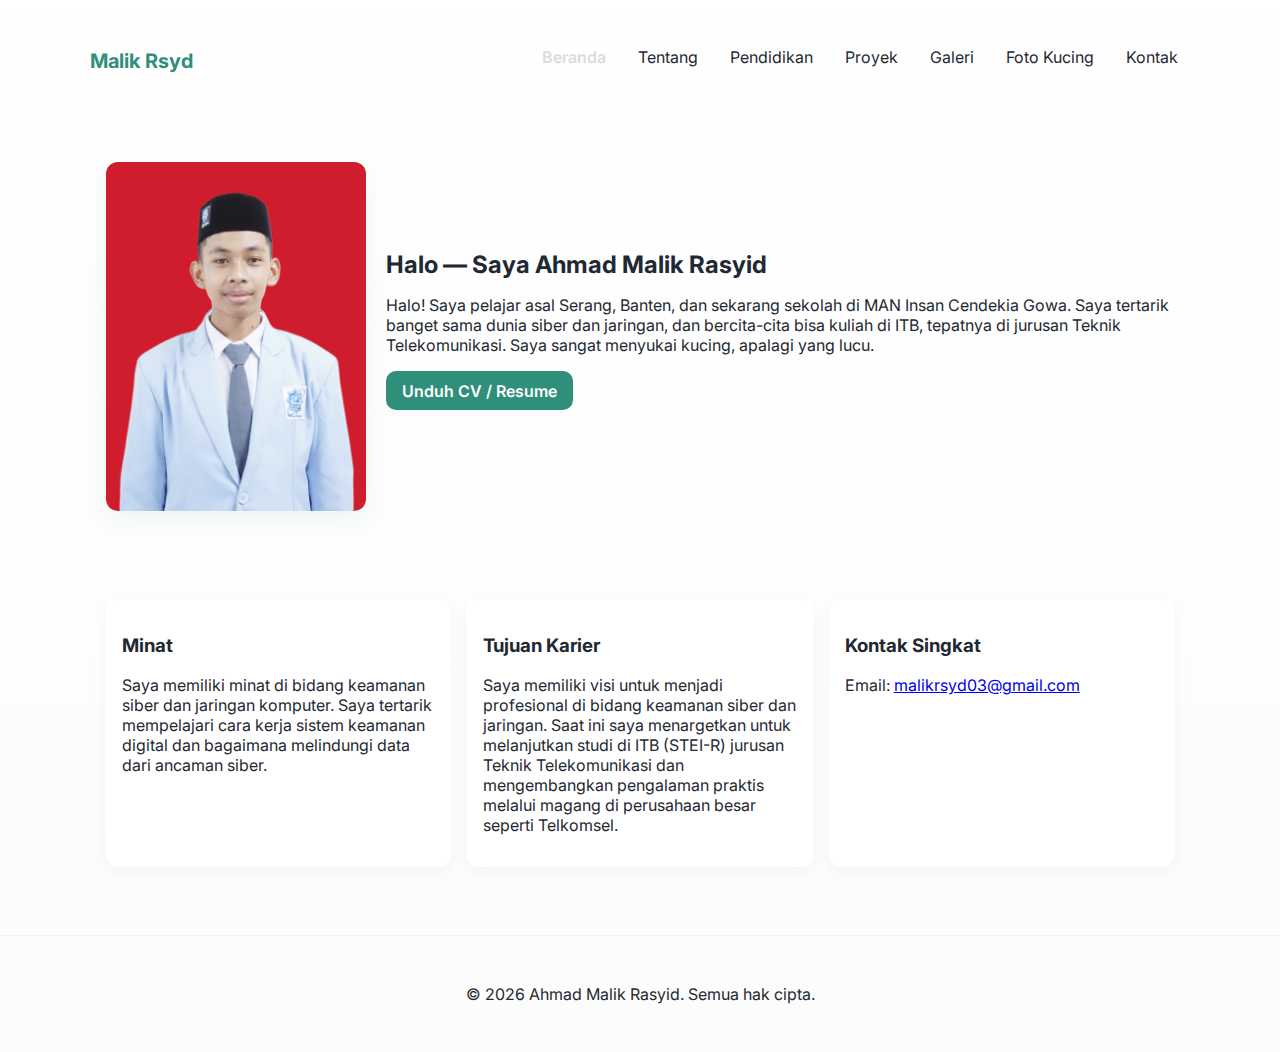
<file: index.html>
<!--
Project: Website 6 Halaman (HTML + CSS)
Files included below. Ganti /upload/replace file:
- images/image.jpg (gambar placeholder)
- resume.pdf (file CV yang bisa diunduh)

Cara pakai: simpan setiap bagian sebagai file terpisah (nama file tercantum), letakkan semua file pada folder proyek, buka index.html di browser.
-->

<!-- FILE: index.html -->
<!doctype html>
<html lang="id">
<head>
  <meta charset="utf-8">
  <meta name="viewport" content="width=device-width,initial-scale=1">
  <title>Beranda — Ahmad Malik Rasyid</title>
  <link rel="preconnect" href="https://fonts.googleapis.com">
  <link rel="preconnect" href="https://fonts.gstatic.com" crossorigin>
  <link href="https://fonts.googleapis.com/css2?family=Inter:wght@300;400;600;700&display=swap" rel="stylesheet">
  <link rel="stylesheet" href="style.css">
  <link rel="icon" type="image/x-icon" href="mongu.ico">
</head>
<body>
  <header>
    <div class="container header-inner">
      <h1 class="brand"><a href="index.html">Malik Rsyd</a></h1>
      <nav>
        <ul class="nav-list">
          <li><a href="index.html#home" class="active">Beranda</a></li>
          <li><a href="about.html#about">Tentang</a></li>
          <li><a href="education.html#education">Pendidikan</a></li>
          <li><a href="projects.html#projects">Proyek</a></li>
          <li><a href="gallery.html#gallery">Galeri</a></li>
          <li><a href="foto kucing.html#fotokucing">Foto Kucing</a></li>
          <li><a href="contact.html#contact">Kontak</a></li>
        </ul>
      </nav>
    </div>
  </header>

  <main>
    <section id="home" class="hero">
      <div class="container hero-inner">
        <div class="hero-image">
          <img src="foto diri.jpeg" alt="Foto Diri">
        </div>
        <div class="hero-text">
          <h2>Halo — Saya Ahmad Malik Rasyid</h2>
          <p>Halo! Saya pelajar asal Serang, Banten, dan sekarang sekolah di MAN Insan Cendekia Gowa. 
            Saya tertarik banget sama dunia siber dan jaringan, dan bercita-cita bisa kuliah di ITB, 
            tepatnya di jurusan Teknik Telekomunikasi. Saya sangat menyukai kucing, apalagi yang lucu.
          </p>
          <p><a class="btn" href="Resume_Ahmad_Malik_Rasyid.pdf" download>Unduh CV / Resume</a></p>
        </div>
      </div>
    </section>

    <section class="features">
      <div class="container">
        <div class="cards">
          <article class="card">
            <h3>Minat</h3>
            <p>Saya memiliki minat di bidang keamanan siber dan jaringan komputer.
            Saya tertarik mempelajari cara kerja sistem keamanan digital dan bagaimana 
            melindungi data dari ancaman siber.</p>
          </article>
          <article class="card">
            <h3>Tujuan Karier</h3>
            <p>Saya memiliki visi untuk menjadi profesional di bidang keamanan siber dan jaringan. 
            Saat ini saya menargetkan untuk melanjutkan studi di ITB (STEI-R) jurusan Teknik Telekomunikasi dan 
            mengembangkan pengalaman praktis melalui magang di perusahaan besar seperti Telkomsel.</p>
          </article>
          <article class="card">
            <h3>Kontak Singkat</h3>
            <p>Email: <a href="https://mail.google.com/mail/?view=cm&fs=1&to=malikrsyd@gmail.com" target="_blank">malikrsyd03@gmail.com</a></p>
          </article>
        </div>
      </div>
    </section>
  </main>

  <footer>
    <div class="container footer-inner">
      <p>&copy; <span id="year"></span> Ahmad Malik Rasyid. Semua hak cipta.</p>
    </div>
  </footer>

  <script>
    // Tampilkan tahun sekarang
    document.getElementById('year').textContent = new Date().getFullYear();

    // Smooth scroll on page load if there's a hash (handles cross-page anchors)
    document.addEventListener('DOMContentLoaded', function(){
      if(location.hash){
        const el = document.querySelector(location.hash);
        if(el) setTimeout(()=> el.scrollIntoView({behavior:'smooth'}), 50);
      }
    });
  </script>

</body>
</html>
</file>
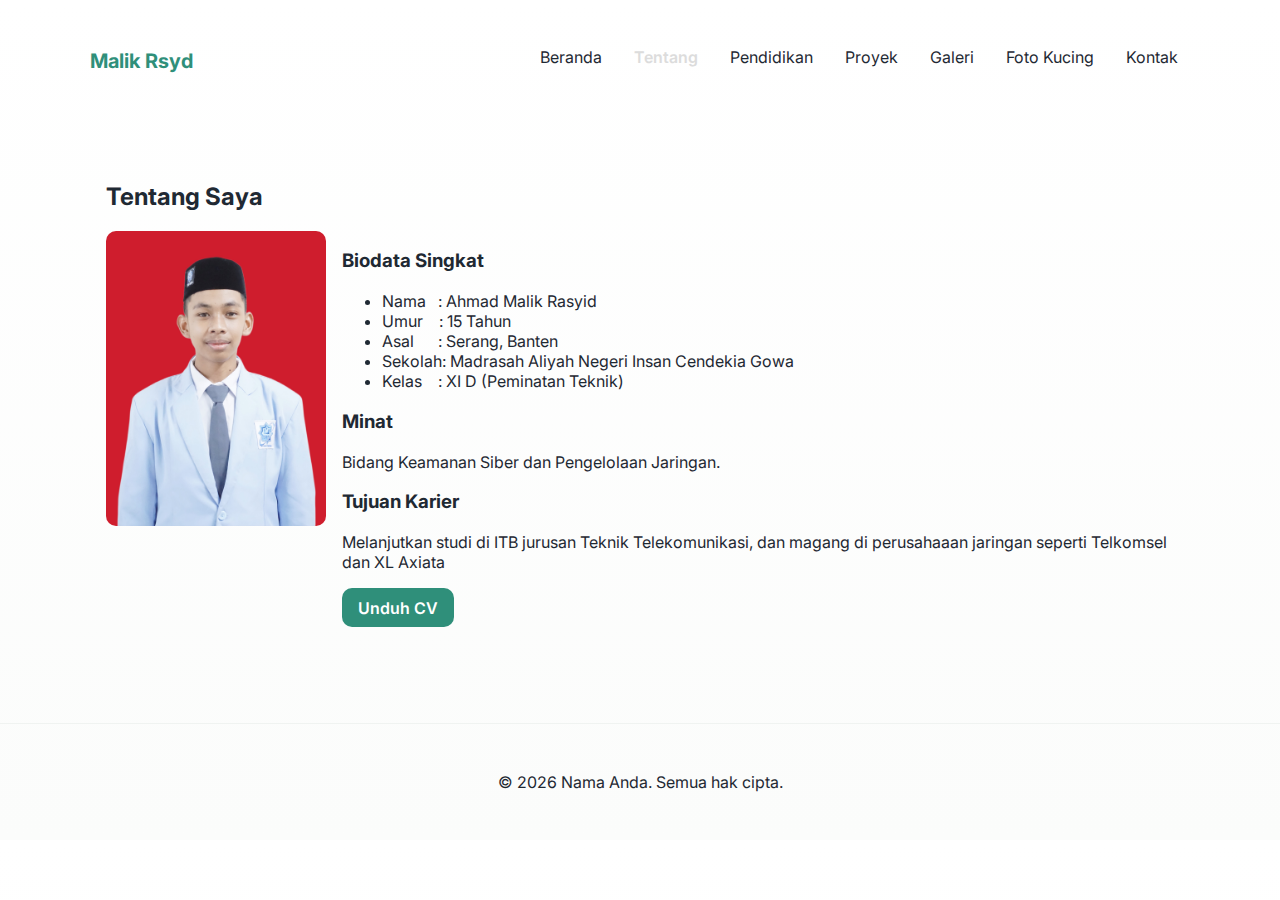
<file: about.html>
<!doctype html>
<html lang="id">
<head>
  <meta charset="utf-8">
  <meta name="viewport" content="width=device-width,initial-scale=1">
  <title>Tentang Saya — Ahmad Malik Rasyid</title>
  <link rel="preconnect" href="https://fonts.googleapis.com">
  <link rel="preconnect" href="https://fonts.gstatic.com" crossorigin>
  <link href="https://fonts.googleapis.com/css2?family=Inter:wght@300;400;600;700&display=swap" rel="stylesheet">
  <link rel="stylesheet" href="style.css">
    <link rel="icon" type="image/x-icon" href="mongu.ico">

</head>
<body>
  <header>
    <div class="container header-inner">
      <h1 class="brand"><a href="index.html">Malik Rsyd</a></h1>
      <nav>
        <ul class="nav-list">
          <li><a href="index.html#home">Beranda</a></li>
          <li><a href="about.html#about" class="active">Tentang</a></li>
          <li><a href="education.html#education">Pendidikan</a></li>
          <li><a href="projects.html#projects">Proyek</a></li>
          <li><a href="gallery.html#gallery">Galeri</a></li>
          <li><a href="foto kucing.html">Foto Kucing</a></li>
          <li><a href="contact.html#contact">Kontak</a></li>
          
        </ul>
      </nav>
    </div>
  </header>

  <main>
    <section id="about" class="section">
      <div class="container">
        <h2>Tentang Saya</h2>
        <div class="about-grid">
          <div class="about-img">
            <img src="foto diri.jpeg" alt="Foto Diri">
          </div>
          <div class="about-content">
            <h3>Biodata Singkat</h3>
            <ul>
              <li>Nama&nbsp;&nbsp;&nbsp;: Ahmad Malik Rasyid</li>
              <li>Umur&nbsp;&nbsp;&nbsp;&nbsp;: 15 Tahun</li>
              <li>Asal&nbsp;&nbsp;&nbsp;&nbsp;&nbsp;&nbsp;: Serang, Banten </li>
              <li>Sekolah: Madrasah Aliyah Negeri Insan Cendekia Gowa</li>
              <li>Kelas&nbsp;&nbsp;&nbsp;&nbsp;: XI D (Peminatan Teknik)</li>
            </ul>

            <h3>Minat</h3>
            <p>Bidang Keamanan Siber dan Pengelolaan Jaringan.</p>

            <h3>Tujuan Karier</h3>
            <p>Melanjutkan studi di ITB jurusan Teknik Telekomunikasi, dan magang di perusahaaan 
              jaringan seperti Telkomsel dan XL Axiata</p>

            <p><a href="Resume_Ahmad_Malik_Rasyid.pdf" download="Resume_Ahmad_Malik_Rasyid.pdf" class="btn">Unduh CV</a></p>
          </div>
        </div>
      </div>
    </section>
  </main>

  <footer>
    <div class="container footer-inner">
      <p>&copy; <span id="year-about"></span> Nama Anda. Semua hak cipta.</p>
    </div>
  </footer>

  <script>
    document.getElementById('year-about').textContent = new Date().getFullYear();
    document.addEventListener('DOMContentLoaded', function(){
      if(location.hash){
        const el = document.querySelector(location.hash);
        if(el) setTimeout(()=> el.scrollIntoView({behavior:'smooth'}), 50);
      }
    });
  </script>
</body>

</html>
</file>
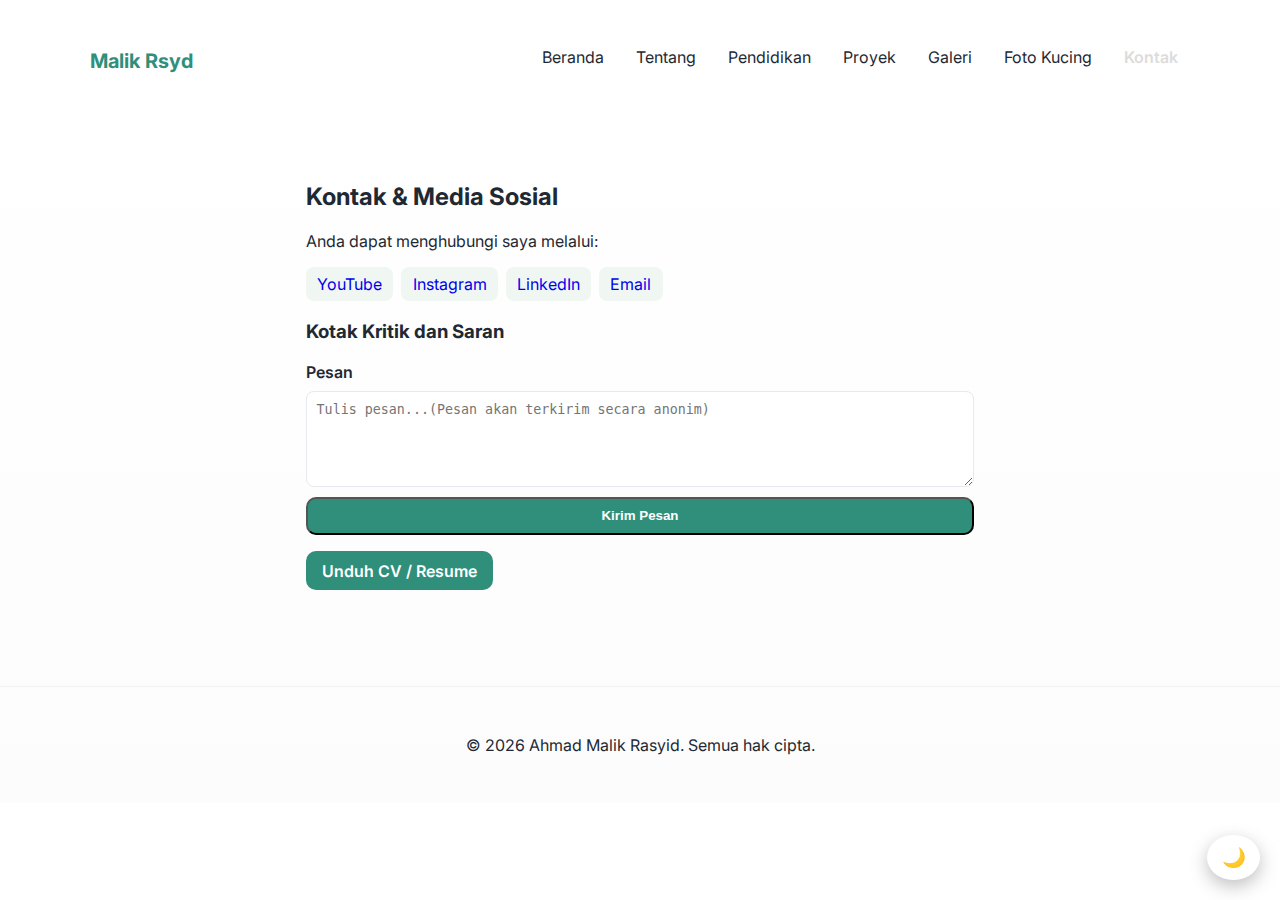
<file: contact.html>
<!doctype html>
<html lang="id">

<head>
  <meta charset="utf-8">
  <meta name="viewport" content="width=device-width,initial-scale=1">
  <title>Kontak & Media Sosial — Ahmad Malik Rasyid</title>
  <link rel="preconnect" href="https://fonts.googleapis.com">
  <link rel="preconnect" href="https://fonts.gstatic.com" crossorigin>
  <link href="https://fonts.googleapis.com/css2?family=Inter:wght@300;400;600;700&display=swap" rel="stylesheet">
  <link rel="stylesheet" href="style.css">
  <link rel="icon" type="image/x-icon" href="mongu.ico">

</head>

<body>
  <header>
    <div class="container header-inner">
      <h1 class="brand"><a href="index.html">Malik Rsyd</a></h1>
      <nav>
        <ul class="nav-list">
          <li><a href="index.html#home">Beranda</a></li>
          <li><a href="about.html#about">Tentang</a></li>
          <li><a href="education.html#education">Pendidikan</a></li>
          <li><a href="projects.html#projects">Proyek</a></li>
          <li><a href="gallery.html#gallery">Galeri</a></li>
          <li><a href="foto kucing.html#fotokucing">Foto Kucing</a></li>
          <li><a href="contact.html#contact" class="active">Kontak</a></li>
        </ul>
      </nav>
    </div>
  </header>

  <main>
    <section id="contact" class="section">
      <div class="container contact-inner">
        <h2>Kontak & Media Sosial</h2>
        <p>Anda dapat menghubungi saya melalui:</p>

        <ul class="social-list">
          <li><a href="https://youtube.com/@ahmadmalikrasyid79" target="_blank">YouTube</a></li>
          <li><a href="https://instagram.com/rsydmalik" target="_blank">Instagram</a></li>
          <li><a href="#" target="_blank">LinkedIn</a></li>
          <li><a href="https://mail.google.com/mail/?view=cm&fs=1&to=malikrsyd@gmail.com" target="_blank">Email</a></li>
        </ul>

        <h3>Kotak Kritik dan Saran</h3>
        <form action="https://formspree.io/f/mblqjner" method="POST" class="contact-form">

          <label for="message">Pesan</label>
          <textarea id="message" name="message" rows="5" placeholder="Tulis pesan...(Pesan akan terkirim secara anonim)" required></textarea>

          <button class="btn" type="submit">Kirim Pesan</button>
        </form>

        <p><a class="btn" href="Resume_Ahmad_Malik_Rasyid.pdf" download>Unduh CV / Resume</a></p>
      </div>
    </section>
  </main>

  <footer>
    <div class="container footer-inner">
      <p>&copy; <span id="year-con"></span> Ahmad Malik Rasyid. Semua hak cipta.</p>
    </div>
  </footer>

  <button id="darkToggle" class="dark-floating">🌙</button>

  
  <script>
    document.getElementById('year-con').textContent = new Date().getFullYear();
    document.addEventListener('DOMContentLoaded', function () {
      if (location.hash) {
        const el = document.querySelector(location.hash);
        if (el) setTimeout(() => el.scrollIntoView({ behavior: 'smooth' }), 50);
      }
    });
  </script>

<script>
  const toggle = document.getElementById('darkToggle');

  // Cek apakah user sebelumnya memilih dark mode
  if (localStorage.getItem("theme") === "dark") {
    document.body.classList.add("dark");
    toggle.textContent = "☀️";
  }

  // Saat tombol dark mode diklik
  toggle.addEventListener("click", () => {
    document.body.classList.toggle("dark");

    if (document.body.classList.contains("dark")) {
      // Simpan preferensi dark mode
      localStorage.setItem("theme", "dark");
      toggle.textContent = "☀️";
    } else {
      // Simpan preferensi light mode
      localStorage.setItem("theme", "light");
      toggle.textContent = "🌙";
    }
  });
</script>


</body>


</html>
</file>
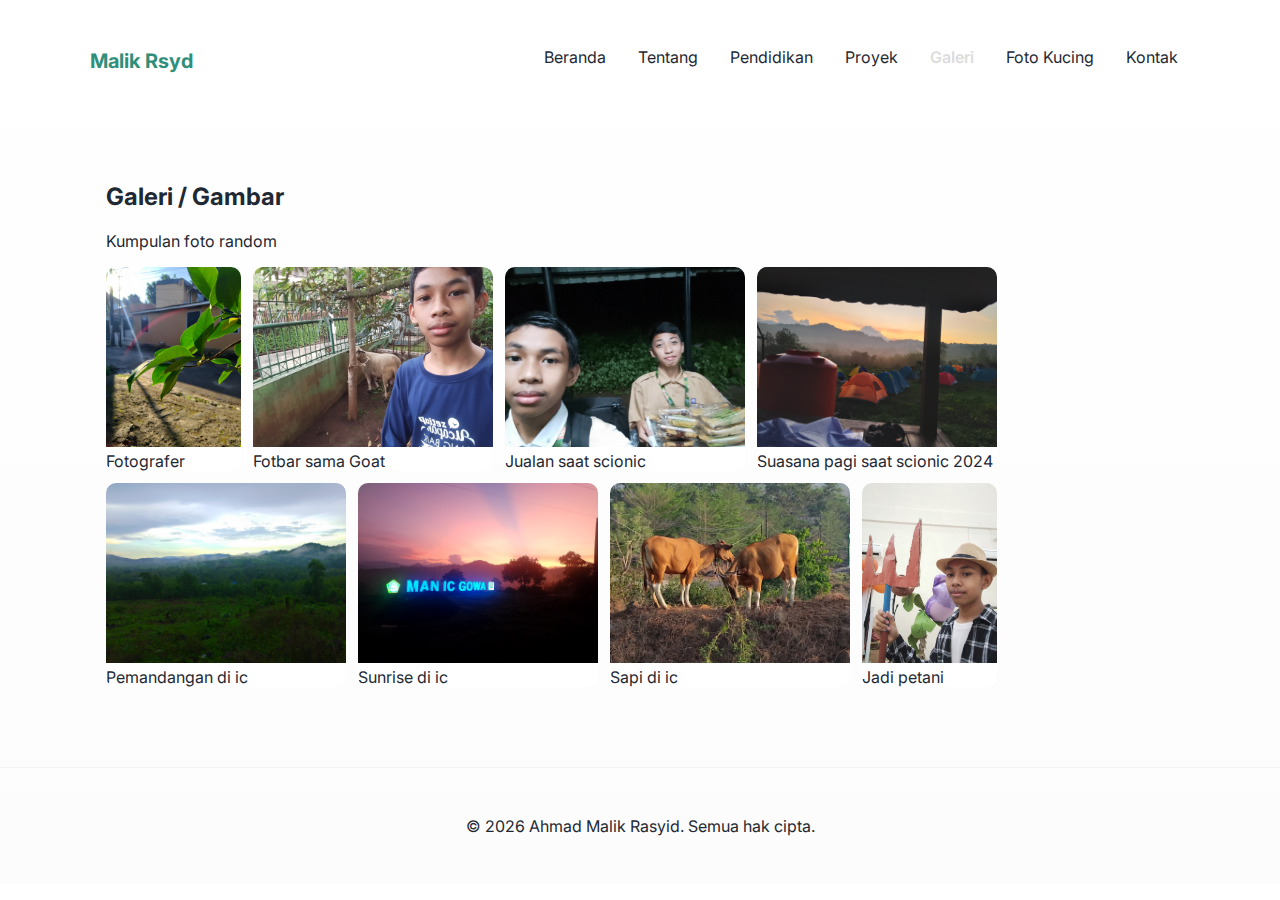
<file: gallery.html>
<!doctype html>
<html lang="id">
<head>
  <meta charset="utf-8">
  <meta name="viewport" content="width=device-width,initial-scale=1">
  <title>Galeri — Ahmad Malik Rasyid</title>
  <link rel="preconnect" href="https://fonts.googleapis.com">
  <link rel="preconnect" href="https://fonts.gstatic.com" crossorigin>
  <link href="https://fonts.googleapis.com/css2?family=Inter:wght@300;400;600;700&display=swap" rel="stylesheet">
  <link rel="stylesheet" href="style.css">
    <link rel="icon" type="image/x-icon" href="mongu.ico">

</head>
<body>
  <header>
    <div class="container header-inner">
      <h1 class="brand"><a href="index.html">Malik Rsyd</a></h1>
      <nav>
        <ul class="nav-list">
          <li><a href="index.html#home">Beranda</a></li>
          <li><a href="about.html#about">Tentang</a></li>
          <li><a href="education.html#education">Pendidikan</a></li>
          <li><a href="projects.html#projects">Proyek</a></li>
          <li><a href="gallery.html#gallery" class="active">Galeri</a></li>
          <li><a href="foto kucing.html">Foto Kucing</a></li>
          <li><a href="contact.html#contact">Kontak</a></li>
          
        </ul>
      </nav>
    </div>
  </header>

  <main>
    <section id="gallery" class="section">
      <div class="container">
        <h2>Galeri / Gambar</h2>
        <p>Kumpulan foto random</p>
        <div class="gallery-grid">
          <figure><img src="foto depan rumah.jpg" alt="Foto 1"><figcaption>Fotografer</figcaption></figure>
          <figure><img src="malik dan kambing.jpg" alt="Foto 2"><figcaption>Fotbar sama Goat</figcaption></figure>
          <figure><img src="jualan saat scionic.jpg" alt="Foto 3"><figcaption>Jualan saat scionic</figcaption></figure>
          <figure><img src="suasana kemah di ic di pagi hari.jpg" alt="Foto 4"><figcaption>Suasana pagi saat scionic 2024</figcaption></figure>
          <figure><img src="pemandangan di ic.jpg" alt="Foto 5"><figcaption>Pemandangan di ic</figcaption></figure>
          <figure><img src="sunrise di ic.jpg" alt="Foto 6"><figcaption>Sunrise di ic</figcaption></figure>
          <figure><img src="sapi di ic.jpg" alt="Foto 7"><figcaption>Sapi di ic</figcaption></figure>
          <figure><img src="cosplay petani.jpg" alt="Foto 8"><figcaption>Jadi petani</figcaption></figure>

        </div>
      </div>
    </section>
  </main>

  <footer>
    <div class="container footer-inner">
      <p>&copy; <span id="year-gal"></span> Ahmad Malik Rasyid. Semua hak cipta.</p>
    </div>
  </footer>

  <script>
    document.getElementById('year-gal').textContent = new Date().getFullYear();
    document.addEventListener('DOMContentLoaded', function(){
      if(location.hash){
        const el = document.querySelector(location.hash);
        if(el) setTimeout(()=> el.scrollIntoView({behavior:'smooth'}), 50);
      }
    });
  </script>
</body>
</html>
</file>
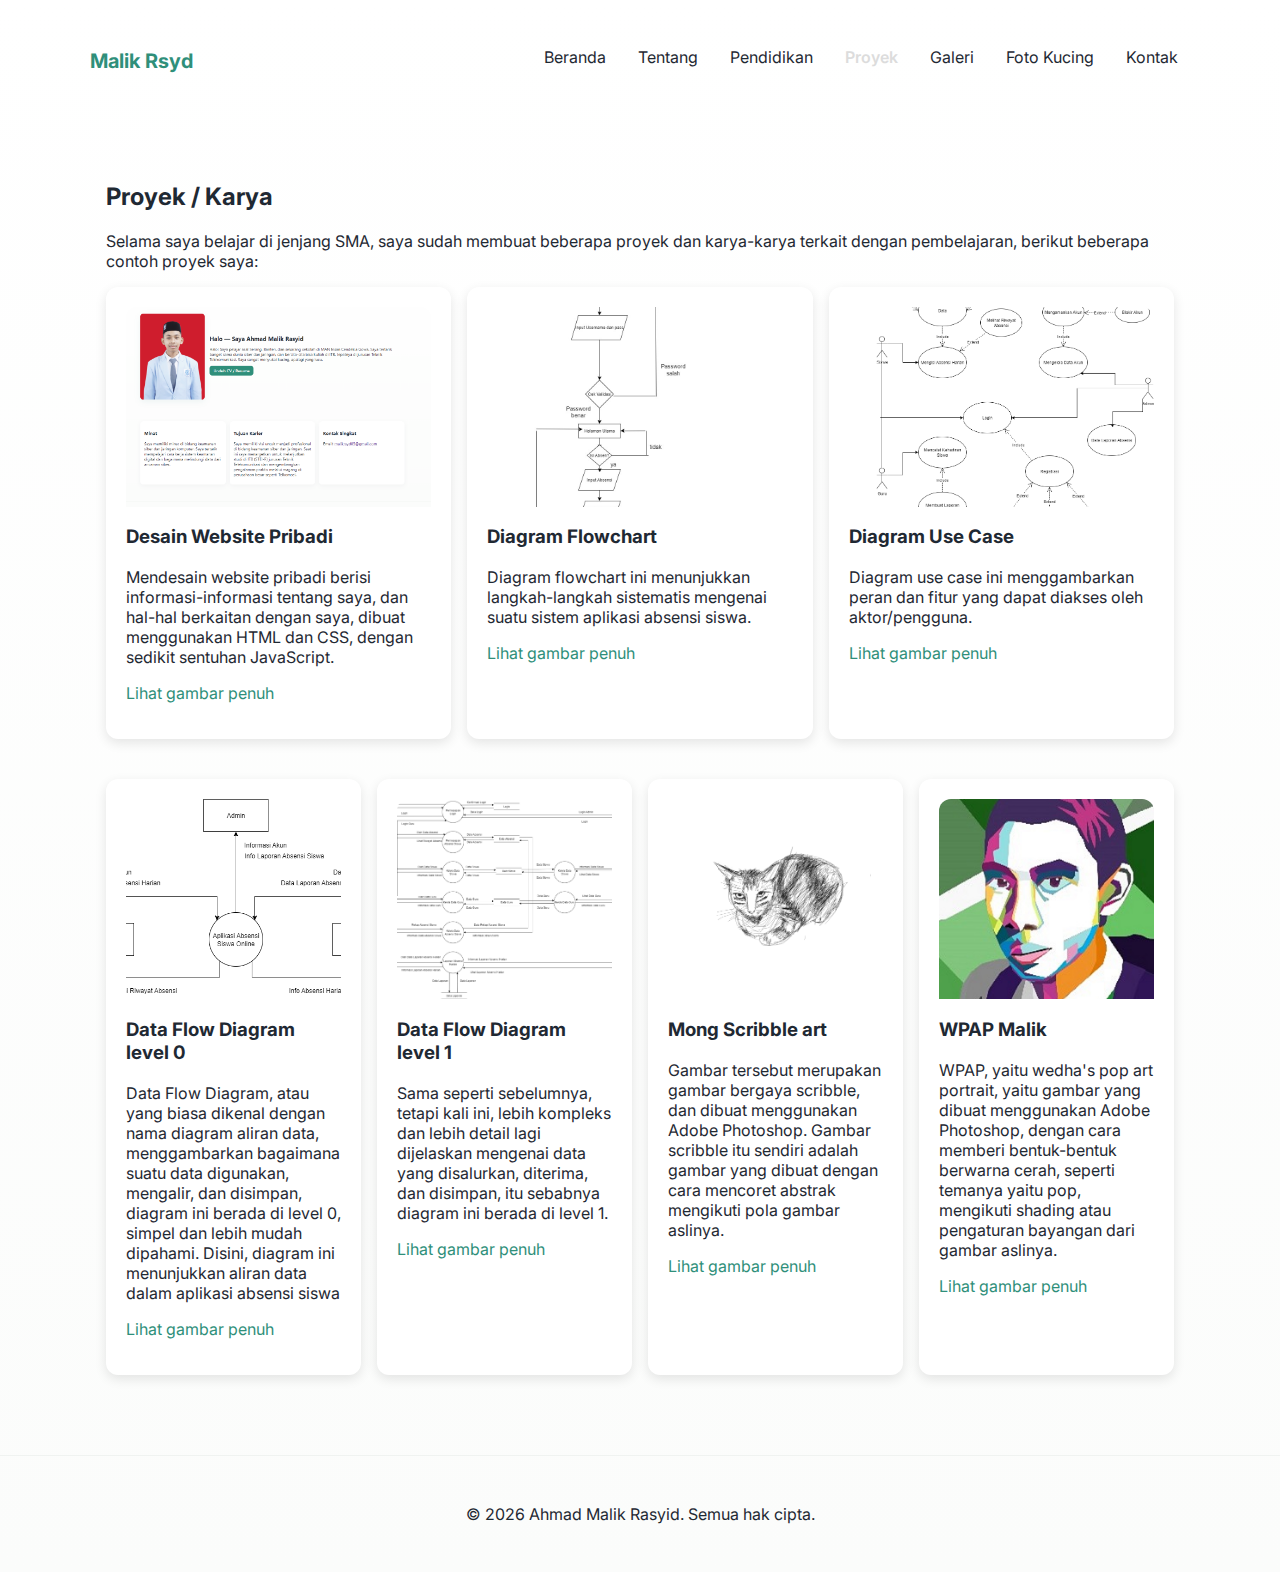
<file: projects.html>
<!doctype html>
<html lang="id">

<head>
  <meta charset="utf-8">
  <meta name="viewport" content="width=device-width,initial-scale=1">
  <title>Proyek & Karya — Ahmad Malik Rasyid</title>
  <link rel="preconnect" href="https://fonts.googleapis.com">
  <link rel="preconnect" href="https://fonts.gstatic.com" crossorigin>
  <link href="https://fonts.googleapis.com/css2?family=Inter:wght@300;400;600;700&display=swap" rel="stylesheet">
  <link rel="stylesheet" href="style.css">
  <link rel="icon" type="image/x-icon" href="mongu.ico">

</head>

<body>
  <header>
    <div class="container header-inner">
      <h1 class="brand"><a href="index.html">Malik Rsyd</a></h1>
      <nav>
        <ul class="nav-list">
          <li><a href="index.html#home">Beranda</a></li>
          <li><a href="about.html#about">Tentang</a></li>
          <li><a href="education.html#education">Pendidikan</a></li>
          <li><a href="projects.html#projects" class="active">Proyek</a></li>
          <li><a href="gallery.html#gallery">Galeri</a></li>
          <li><a href="foto kucing.html">Foto Kucing</a></li>
          <li><a href="contact.html#contact">Kontak</a></li>
        </ul>
      </nav>
    </div>
  </header>

  <main>
    <section id="projects" class="section">
      <div class="container">
        <h2>Proyek / Karya</h2>
        <p>Selama saya belajar di jenjang SMA, saya sudah membuat beberapa proyek dan karya-karya terkait dengan
          pembelajaran, berikut beberapa contoh proyek saya:</p>
        <div class="project-grid">
          <article class="project-card">
            <img src="proyek a.png" alt="Proyek 1">
            <h3>Desain Website Pribadi</h3>
            <p>Mendesain website pribadi berisi informasi-informasi tentang saya, dan hal-hal berkaitan dengan saya,
              dibuat menggunakan HTML dan CSS, dengan sedikit sentuhan JavaScript.</p>
            <p><a href="https://ibb.co.com/1tPNcPKD" target="_blank" class="link">Lihat gambar penuh</a></p>
          </article>

          <article class="project-card">
            <img src="flowchart.jpg" alt="Proyek 2">
            <h3>Diagram Flowchart</h3>
            <p>Diagram flowchart ini menunjukkan langkah-langkah sistematis mengenai suatu sistem aplikasi absensi siswa.</p>
            <p><a href="https://ibb.co.com/C5kNZqtg" target="_blank" class="link">Lihat gambar penuh</a></p>
          </article>

          <article class="project-card">
            <img src="use case.png" alt="Proyek 3">
            <h3>Diagram Use Case</h3>
            <p>Diagram use case ini menggambarkan peran dan fitur yang dapat diakses oleh aktor/pengguna.</p>
            <p><a href="https://ibb.co.com/DDnSRs7M" target="_blank" class="link">Lihat gambar penuh</a></p>
          </article>

          
        </div>

        <br><br>
        <div class="project-grid">
          <article class="project-card">
            <img src="dfd 0.png" alt="Proyek 1">
            <h3>Data Flow Diagram level 0</h3>
            <p>Data Flow Diagram, atau yang biasa dikenal dengan nama diagram aliran data, menggambarkan bagaimana suatu data digunakan, mengalir, 
              dan disimpan, diagram ini berada di level 0, simpel dan lebih mudah dipahami. Disini, diagram ini menunjukkan aliran data dalam aplikasi absensi siswa</p>
            <p><a href="https://ibb.co.com/gbNWdbvX" target="_blank" class="link">Lihat gambar penuh</a></p>
          </article>

          <article class="project-card">
            <img src="dfd 1.png" alt="Proyek 2">
            <h3>Data Flow Diagram level 1</h3>
            <p>Sama seperti sebelumnya, tetapi kali ini, lebih kompleks dan lebih detail lagi dijelaskan mengenai data yang disalurkan, diterima, dan disimpan, 
              itu sebabnya diagram ini berada di level 1.</p>
            <p><a href="https://ibb.co.com/SXmJypdj" target="_blank" class="link">Lihat gambar penuh</a></p>
          </article>

          <article class="project-card">
            <img src="scribble mong.jpg" alt="Proyek 3">
            <h3>Mong Scribble art</h3>
            <p>Gambar tersebut merupakan gambar bergaya scribble, dan dibuat menggunakan Adobe Photoshop. Gambar scribble itu sendiri adalah
              gambar yang dibuat dengan cara mencoret abstrak mengikuti pola gambar aslinya.
            </p>
            <p><a href="https://ibb.co.com/0RhB10xt" target="_blank" class="link">Lihat gambar penuh</a></p>
          </article>

          <article class="project-card">
            <img src="wpap malik.jpg" alt="Proyek 3">
            <h3>WPAP Malik</h3>
            <p>WPAP, yaitu wedha's pop art portrait, yaitu gambar yang dibuat menggunakan Adobe Photoshop, dengan cara memberi bentuk-bentuk berwarna
              cerah, seperti temanya yaitu pop, mengikuti shading atau pengaturan bayangan dari gambar aslinya.</p>
            <p><a href="https://postimg.cc/34vNMQZh" target="_blank" class="link">Lihat gambar penuh</a></p>
          </article>
        </div>
      </div>
    </section>
  </main>

  <footer>
    <div class="container footer-inner">
      <p>&copy; <span id="year-proj"></span> Ahmad Malik Rasyid. Semua hak cipta.</p>
    </div>
  </footer>

  <script>
    document.getElementById('year-proj').textContent = new Date().getFullYear();
    document.addEventListener('DOMContentLoaded', function () {
      if (location.hash) {
        const el = document.querySelector(location.hash);
        if (el) setTimeout(() => el.scrollIntoView({ behavior: 'smooth' }), 50);
      }
    });
  </script>

</body>


</html>
</file>
<file: style.css>
:root {
  --primary: #2f8f7a;
  --accent: #f0f7f3;
  --text: #1f2933;
  --muted: #6b7280;
  --radius: 12px;
  --max-width: 1100px;
}

* {
  box-sizing: border-box
}

html {
  scroll-behavior: smooth
}

body {
  margin: 0;
  font-family: 'Inter', system-ui, -apple-system, 'Segoe UI', Roboto, 'Helvetica Neue', Arial;
  color: var(--text);
  background: linear-gradient(180deg, #ffffff 0%, #fbfcfb 100%);
  -webkit-font-smoothing: antialiased;
}


.container {
  max-width: var(--max-width);
  margin: 0 auto;
  padding: 1rem
}

.header-inner {
  display: flex;
  align-items: center;
  justify-content: space-between;
  padding: 1rem 0
}

.brand a {
  color: var(--primary);
  text-decoration: none;
  font-weight: 700;
  font-size: 1.25rem
}

.nav-list {
  list-style: none;
  margin: 0;
  padding: 0;
  display: flex;
  gap: 0.5rem
}

.nav-list li a {
  display: inline-block;
  padding: .5rem .75rem;
  border-radius: 8px;
  color: var(--text);
  text-decoration: none;
  transition: all .2s ease
}

.nav-list li a.active {
  color: #dcdcdc;
  font-weight: 600;
}

.nav-list li a:hover {
  background: var(--accent);
  transform: translateY(-2px);
  box-shadow: 0 6px 18px rgba(47, 143, 122, 0.08)
}


.hero {
  padding: 2rem 0
}

.hero-inner {
  display: grid;
  grid-template-columns: 260px 1fr;
  gap: 1.25rem;
  align-items: center
}

.hero-image img {
  width: 100%;
  height: auto;
  border-radius: var(--radius);
  box-shadow: 0 8px 24px rgba(47, 143, 122, 0.08);
  transition: transform .35s ease
}

.hero-image img:hover {
  transform: scale(1.02)
}

.hero-text h2 {
  margin: 0 0 .5rem
}

.btn {
  display: inline-block;
  background: var(--primary);
  color: #fff;
  padding: .6rem 1rem;
  border-radius: 10px;
  text-decoration: none;
  font-weight: 600;
  transition: transform .18s ease, box-shadow .18s ease
}

.btn:hover {
  transform: translateY(-3px);
  box-shadow: 0 8px 24px rgba(47, 143, 122, 0.18)
}

.features {
  padding: 1.25rem 0
}

.cards {
  display: grid;
  grid-template-columns: repeat(auto-fit, minmax(200px, 1fr));
  gap: 1rem
}

.card {
  background: #fff;
  border-radius: 12px;
  padding: 1rem;
  box-shadow: 0 6px 18px rgba(15, 23, 42, 0.04);
  transition: transform .2s ease, box-shadow .2s ease
}

.card:hover {
  transform: translateY(-6px);
  box-shadow: 0 12px 36px rgba(15, 23, 42, 0.06)
}

.section {
  padding: 2rem 0
}

.about-grid {
  display: grid;
  grid-template-columns: 220px 1fr;
  gap: 1rem;
  align-items: start
}

.about-img img {
  width: 100%;
  border-radius: 10px
}
.about-img img:hover {
  transform: scale(1.02)
}

.timeline {
  list-style: none;
  padding: 0;
  margin: 0;
  display: flex;
  flex-direction: column;
  gap: 1rem
}

.timeline li {
  background: #fff;
  padding: 1rem;
  border-radius: 10px;
  box-shadow: 0 6px 18px rgba(15, 23, 42, .04);
  transition: all 0.25s ease;  /* <— BIAR SMOOTH */
}

.timeline li:hover {
  transform: translateY(-4px); /* naik lembut */
  box-shadow: 0 8px 22px rgba(15, 23, 42, .12); /* bayangan lebih besar */
}

.project-grid {
  display: grid;
  grid-template-columns: repeat(auto-fit, minmax(220px, 1fr));
  gap: 1rem
}

.project-card {
  background: #ffffff;
  border-radius: 12px;
  padding: 20px; /* Tambahan supaya isi gak mepet */
  overflow: hidden;
  transition: transform .25s ease, box-shadow .2s ease;
  box-shadow: 0 4px 12px rgba(0, 0, 0, 0.1); /* Tambahan bayangan lembut */
}

.project-card img {
  width: 100%;
  height: 200px; /* atur tinggi tetap */
  object-fit: cover; /* biar gambar ter-crop rapi tanpa distorsi */
  border-top-left-radius: 12px;
  border-top-right-radius: 12px;
  display: block;
}

.project-card:hover {
  transform: translateY(-5px);
  box-shadow: 0 8px 20px rgba(0, 0, 0, 0.15);
}

.project-card .link {
  color: var(--primary);
  text-decoration: none
}

.gallery-grid {
  display: flex;
  align-items: flex-start;
  gap: 12px;
  flex-wrap: wrap;
}

.gallery-grid img {
  height: 180px;
  width: auto;
  object-fit: contain;
}

.gallery-grid figure {
  margin: 0;
  background: #fff;
  border-radius: 10px;
  overflow: hidden;
  transition: transform .25s ease
}


.gallery-grid figure:hover {
  transform: scale(1.03)
}

.contact-inner {
  max-width: 700px
}

.social-list {
  list-style: none;
  padding: 0;
  display: flex;
  gap: 0.5rem
}

.social-list li a {
  display: inline-block;
  padding: .45rem .7rem;
  background: var(--accent);
  border-radius: 8px;
  text-decoration: none
}

.contact-form {
  display: grid;
  gap: .6rem
}

.contact-form input,
.contact-form textarea {
  padding: .6rem;
  border-radius: 8px;
  border: 1px solid #e6e9ee
}

.contact-form label {
  font-weight: 600
}

footer {
  border-top: 1px solid #f0f3f1;
  padding: 1rem 0;
  margin-top: 2rem
}

.footer-inner {
  display: flex;
  justify-content: center
}

/* Responsive */
@media (max-width:800px) {
  .hero-inner {
    grid-template-columns: 1fr;
    grid-auto-rows: auto;
    text-align: center
  }

  .about-grid {
    grid-template-columns: 1fr
  }

  .header-inner {
    flex-direction: column;
    gap: .5rem;
    align-items: flex-start
  }
}

/* Small interactive touches */
a {
  outline-color: var(--primary)
}

/* Accessibility: focus states */

.school-link {
  text-decoration: none;
  color: rgb(20, 20, 159);
}

.school-link:hover {
  color: #0056ff;
}


.about-layout {
  display: flex;
  gap: 2rem;
}

/* Foto tetap di kiri */
.photo-box img {
  width: 260px;
  border-radius: 14px;
}

/* Semua card berada di kolom kanan */
.info-cards {
  flex: 1;
  display: flex;
  flex-direction: column;
  gap: 1.5rem; /* Jarak sama antar-card */
}

/* Card styling */
.info-card {
  background: #fff;
  padding: 1.5rem 2rem;
  border-radius: 14px;
  box-shadow: 0 6px 18px rgba(0,0,0,0.05);
  transition: .25s ease;
}

/* Hover halus */
.info-card:hover {
  transform: translateY(-6px);
  box-shadow: 0 12px 28px rgba(0,0,0,0.10);
}

.edu-photo {
  width: 180px;
  max-height: 180px;
  border-radius: 12px;
  overflow: hidden;
  transition: transform 0.25s ease, box-shadow 0.25s ease;
  flex-shrink: 0; /* biar fotonya tidak mengecil */
}

.edu-photo img {
  width: 100%;
  height: 100%;
  object-fit: cover;
  display: block;
  transition: transform 0.25s ease;
}

/* Hover foto */
.edu-photo:hover {
  transform: translateY(-4px);
  box-shadow: 0px 6px 20px rgba(0, 0, 0, 0.15);
}

.edu-photo:hover img {
  transform: scale(1.05);
}

/* --- HANYA li YANG ADA FOTO SAJA (class .with-photo) YANG FLEX --- */
.timeline li.with-photo {
  display: flex;
  justify-content: space-between;
  align-items: center;
  gap: 20px;
}

/* Pastikan teks tidak nabrak */
.timeline li.with-photo h3,
.timeline li.with-photo p {
  flex: 1;
}
/* =========================================================
   DARK MODE — Aktif ketika <body class="dark">
   ========================================================= */

body.dark {
  background: #0e1418;
  color: #e5e7eb;
}

/* Global text colors */
body.dark * {
  color: inherit;
}

/* Navbar */
body.dark .brand a {
  color: #6ee7c8;
}

body.dark .nav-list li a {
  color: #e5e7eb;
}

body.dark .nav-list li a:hover {
  background: rgba(110, 231, 183, 0.08);
  box-shadow: 0 6px 18px rgba(110, 231, 183, 0.12);
}

/* Active nav */
body.dark .nav-list li a.active {
  color: #9ca3af;
}

/* Cards (fitur, about, project, timeline) */
body.dark .card,
body.dark .info-card,
body.dark .timeline li,
body.dark .project-card,
body.dark .gallery-grid figure {
  background: #1a2228;
  box-shadow: 0 6px 20px rgba(0,0,0,0.4);
}

body.dark .card:hover,
body.dark .info-card:hover,
body.dark .timeline li:hover,
body.dark .project-card:hover,
body.dark .gallery-grid figure:hover {
  box-shadow: 0 12px 32px rgba(0,0,0,0.55);
}

/* Hero image shadow */
body.dark .hero-image img {
  box-shadow: 0 8px 24px rgba(0,0,0,0.5);
}

/* Project images */
body.dark .project-card img {
  opacity: 0.95;
}

/* Timeline dengan foto */
body.dark .edu-photo {
  background: #1a2228;
  box-shadow: 0 6px 20px rgba(0,0,0,0.35);
}

/* Inputs */
body.dark .contact-form input,
body.dark .contact-form textarea {
  background: #1a2022;
  color: #e5e7eb;
  border: 1px solid #334048;
}

/* Footer */
body.dark footer {
  border-top: 1px solid #1f2b30;
}

/* Social icons */
body.dark .social-list li a {
  background: rgba(110, 231, 183, 0.1);
}

/* School link */
body.dark .school-link {
  color: #8fbaff;
}

body.dark .school-link:hover {
  color: #a5ccff;
}

/* Dark mode toggle floating button */
.dark-floating {
  position: fixed;
  bottom: 20px;
  right: 20px;
  background: #ffffff;
  color: white;
  border: none;
  padding: .7rem .9rem;
  border-radius: 50%;
  font-size: 1.2rem;
  cursor: pointer;
  box-shadow: 0 6px 18px rgba(0,0,0,0.25);
  transition: transform .2s ease, box-shadow .2s ease;
  z-index: 999;
}

.dark-floating:hover {
  transform: translateY(-4px);
  box-shadow: 0 10px 26px rgba(0,0,0,0.35);
}

/* Dark mode button when DARK */
body.dark .dark-floating {
  background: #1f2b30;
  color: #6ee7c8;
  box-shadow: 0 6px 20px rgba(0,0,0,0.45);
}

body.dark .project-card {
  background: #1a2228 !important;
}

body.dark .project-card p,
body.dark .project-card .title,
body.dark .project-card .caption {
  background: #1a2228 !important;
  color: #e5e7eb !important;
}

* {
  transition: background-color .35s ease, 
              color .35s ease, 
              box-shadow .35s ease,
              border-color .35s ease;
}

*:hover {
  transition: transform .2s ease, box-shadow .2s ease;
}
</file>
